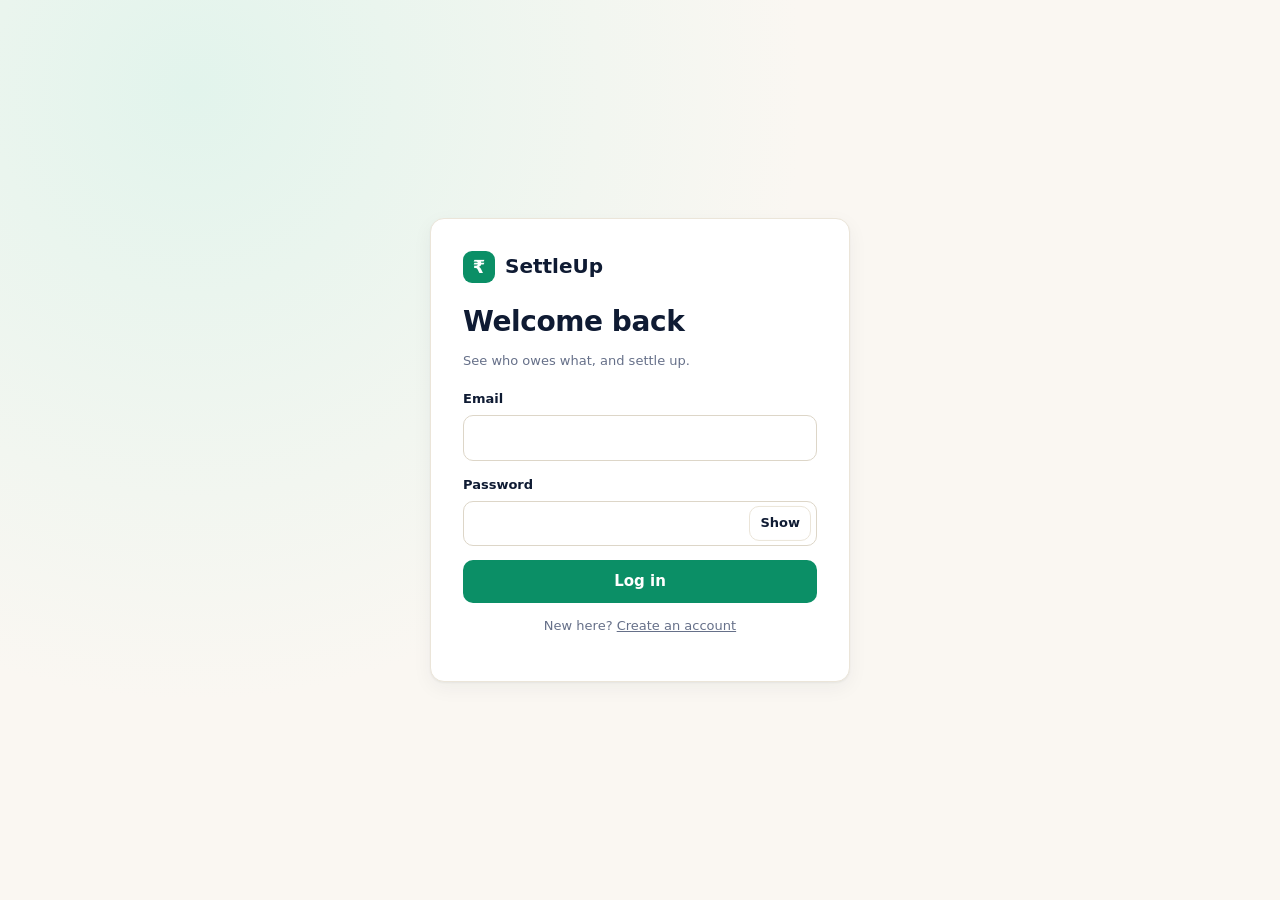
<file: frontend/index.html>
<!DOCTYPE html><html lang="en"><head><meta charset="utf-8"><title>SettleUp</title></head><body>
<script src="js/auth.js"></script><script>location.replace(Auth.isLoggedIn()?'dashboard.html':'login.html')</script></body></html>
</file>
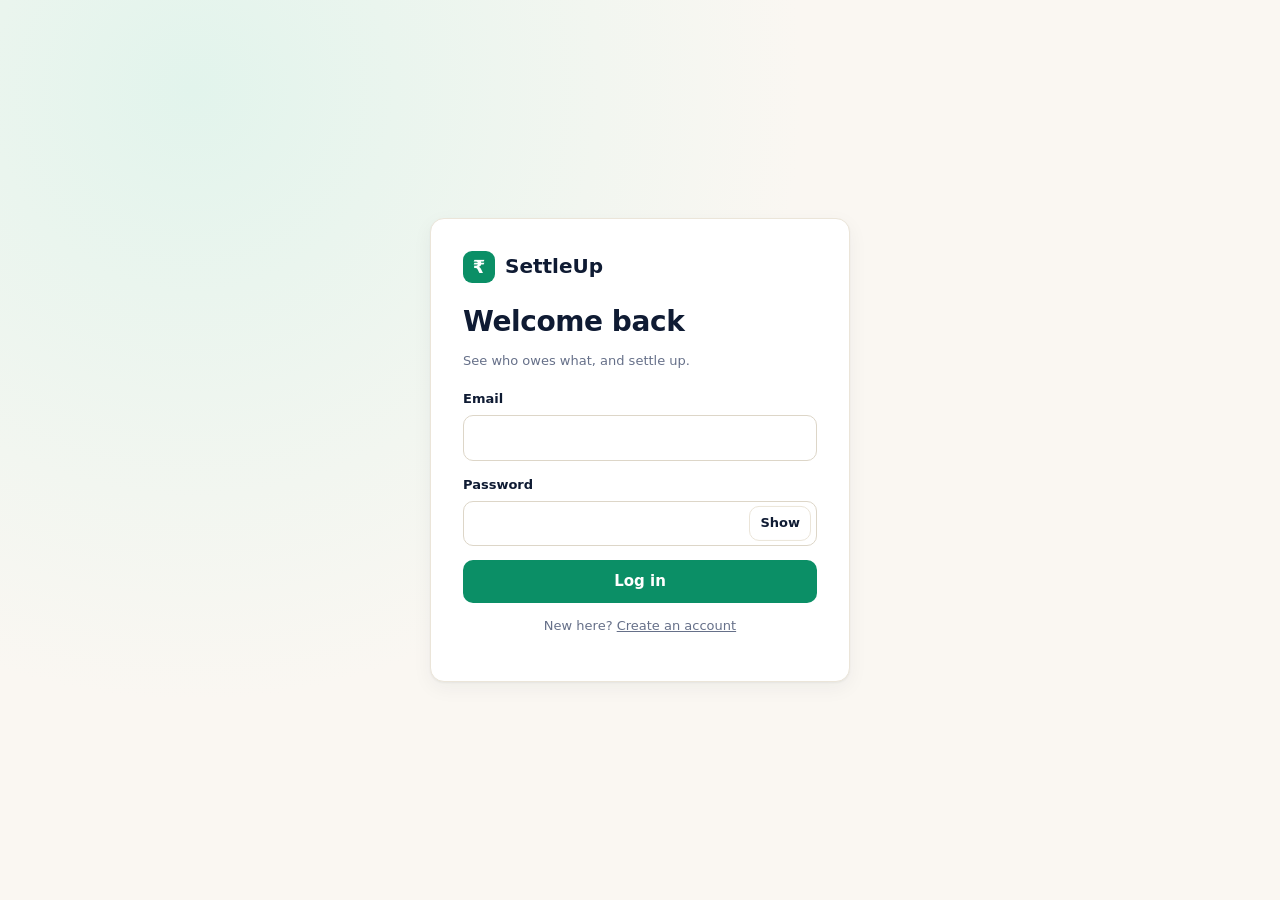
<file: frontend/dashboard.html>
<!DOCTYPE html>
<html lang="en"><head><meta charset="utf-8"><meta name="viewport" content="width=device-width,initial-scale=1"><title>Dashboard - SettleUp</title><link rel="stylesheet" href="css/style.css"></head>
<body>
<script src="js/config.js"></script><script src="js/mock.js"></script><script src="js/auth.js"></script><script src="js/api.js"></script><script src="js/ui.js"></script><script src="js/forms.js"></script><script src="js/dashboard.js"></script>
</body></html>
</file>
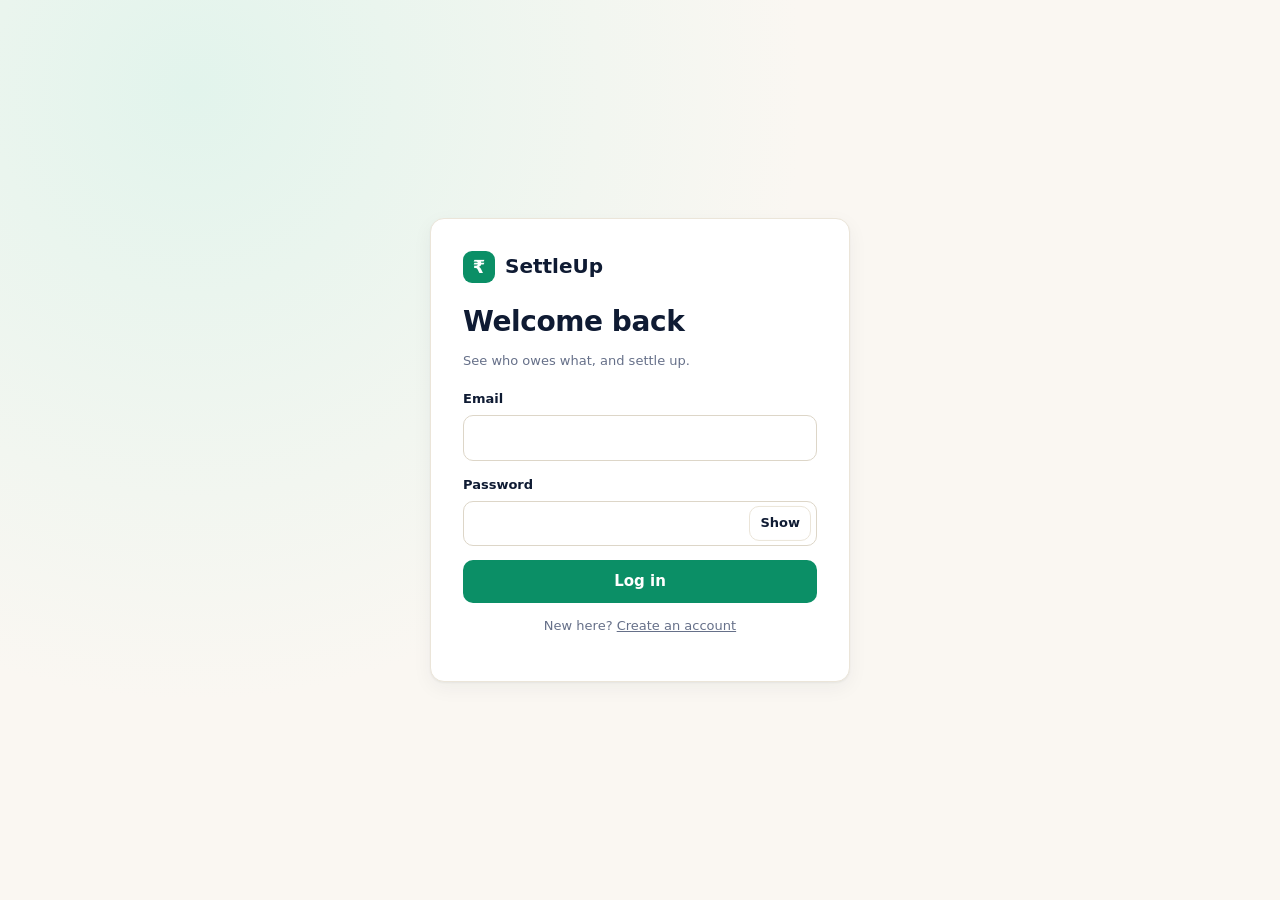
<file: frontend/debts.html>
<!DOCTYPE html>
<html lang="en"><head><meta charset="utf-8"><meta name="viewport" content="width=device-width,initial-scale=1"><title>My Debts - SettleUp</title><link rel="stylesheet" href="css/style.css"></head>
<body>
<script src="js/config.js"></script><script src="js/mock.js"></script><script src="js/auth.js"></script><script src="js/api.js"></script><script src="js/ui.js"></script><script src="js/forms.js"></script><script src="js/debts.js"></script>
</body></html>
</file>
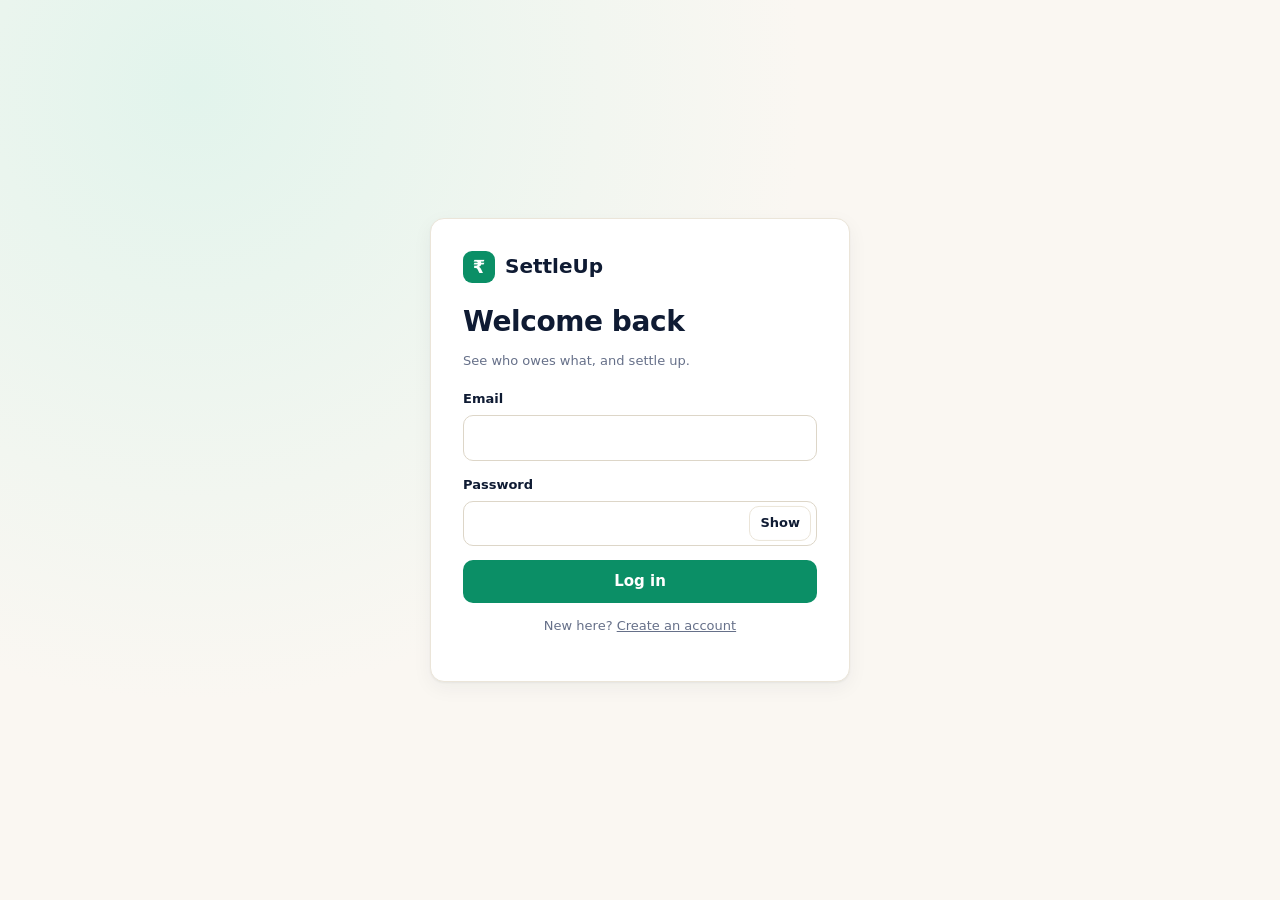
<file: frontend/friends.html>
<!DOCTYPE html>
<html lang="en"><head><meta charset="utf-8"><meta name="viewport" content="width=device-width,initial-scale=1"><title>Friends - SettleUp</title><link rel="stylesheet" href="css/style.css"></head>
<body>
<script src="js/config.js"></script><script src="js/mock.js"></script><script src="js/auth.js"></script><script src="js/api.js"></script><script src="js/ui.js"></script><script src="js/forms.js"></script><script src="js/friends.js"></script>
</body></html>
</file>
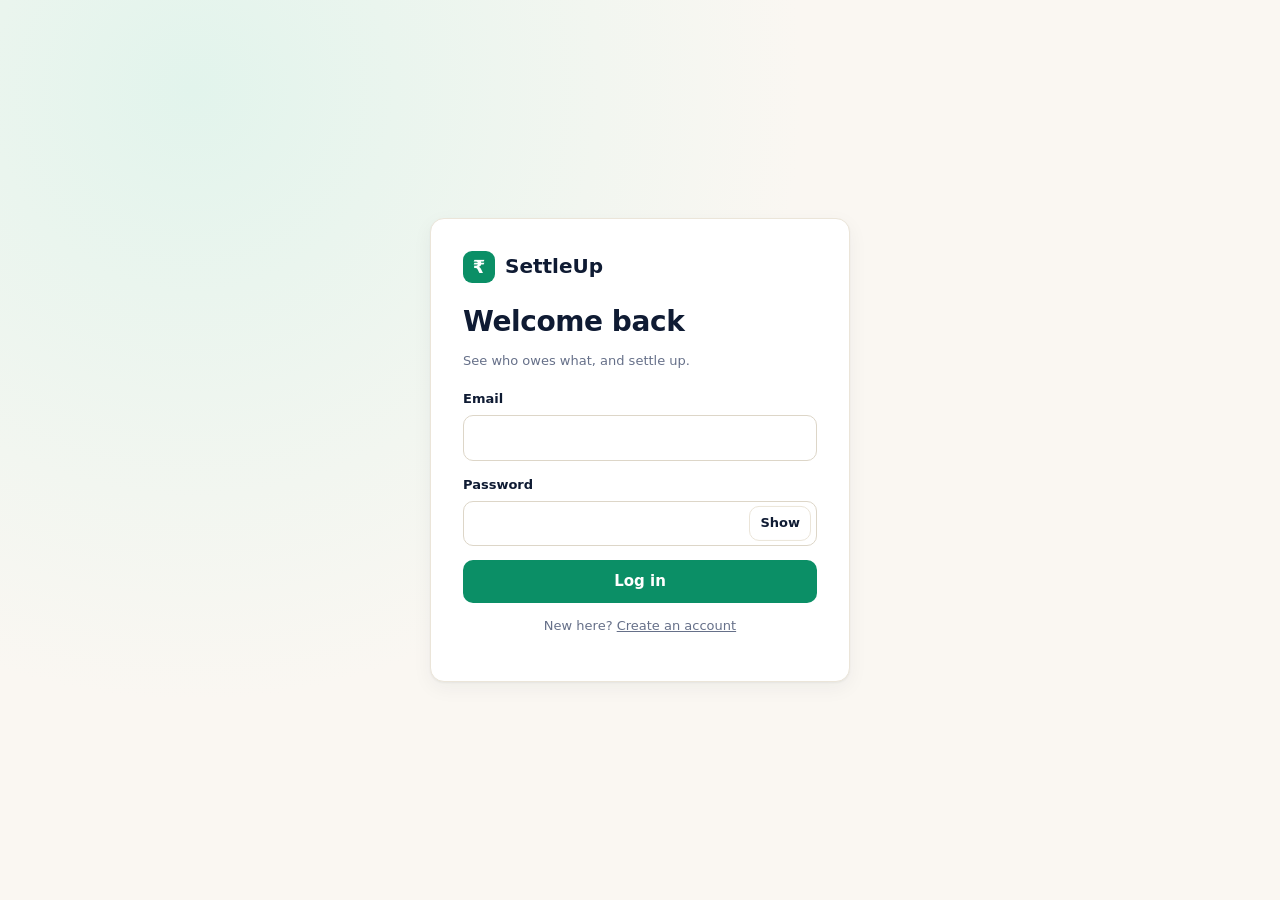
<file: frontend/login.html>
<!DOCTYPE html>
<html lang="en"><head><meta charset="utf-8"><meta name="viewport" content="width=device-width,initial-scale=1"><title>Log in - SettleUp</title><link rel="stylesheet" href="css/style.css"><link rel="stylesheet" href="css/auth.css"></head>
<body class="auth"><main class="card">
<a class="logo dark" href="index.html"><span class="mark">₹</span>SettleUp</a>
<h1>Welcome back</h1><p class="sub">See who owes what, and settle up.</p>
<div id="alert" class="alert" role="alert" hidden></div>
<form id="login-form" novalidate>
<div class="field"><label for="email">Email</label><input id="email" name="email" type="email" autocomplete="email" required></div><div class="field"><label for="password">Password</label><div class="pw"><input id="password" name="password" type="password" autocomplete="current-password" required><button type="button" class="btn ghost sm" data-toggle aria-label="Show password">Show</button></div></div>
<button class="btn green full" type="submit">Log in</button></form>
<p class="sub center">New here? <a href="register.html">Create an account</a></p><p class="sub note" id="devnote"></p>
</main>
<script src="js/config.js"></script><script src="js/mock.js"></script><script src="js/auth.js"></script><script src="js/api.js"></script>
</body></html>
</file>
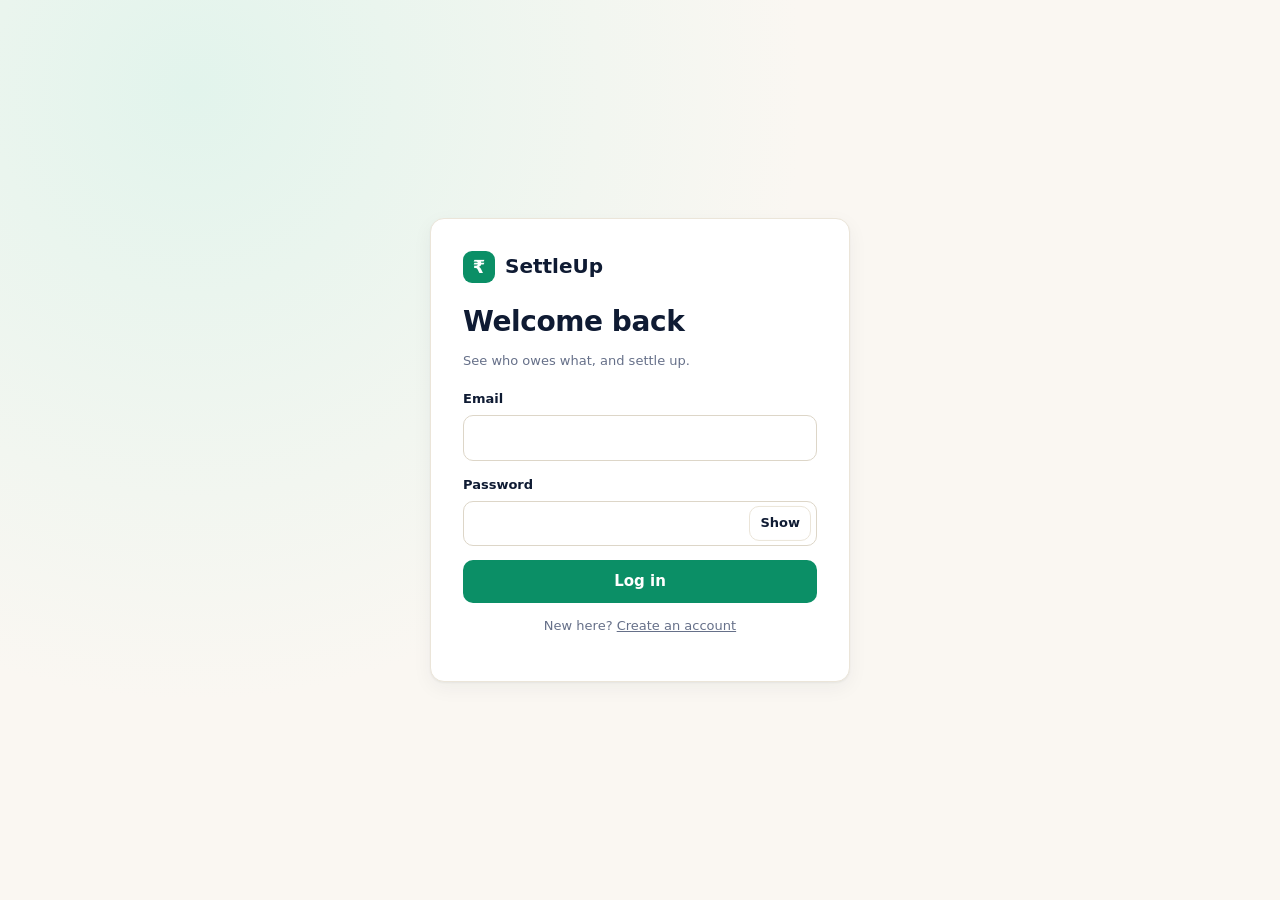
<file: frontend/profile.html>
<!DOCTYPE html>
<html lang="en"><head><meta charset="utf-8"><meta name="viewport" content="width=device-width,initial-scale=1"><title>Profile - SettleUp</title><link rel="stylesheet" href="css/style.css"></head>
<body>
<script src="js/config.js"></script><script src="js/mock.js"></script><script src="js/auth.js"></script><script src="js/api.js"></script><script src="js/ui.js"></script><script src="js/forms.js"></script><script src="js/profile.js"></script>
</body></html>
</file>
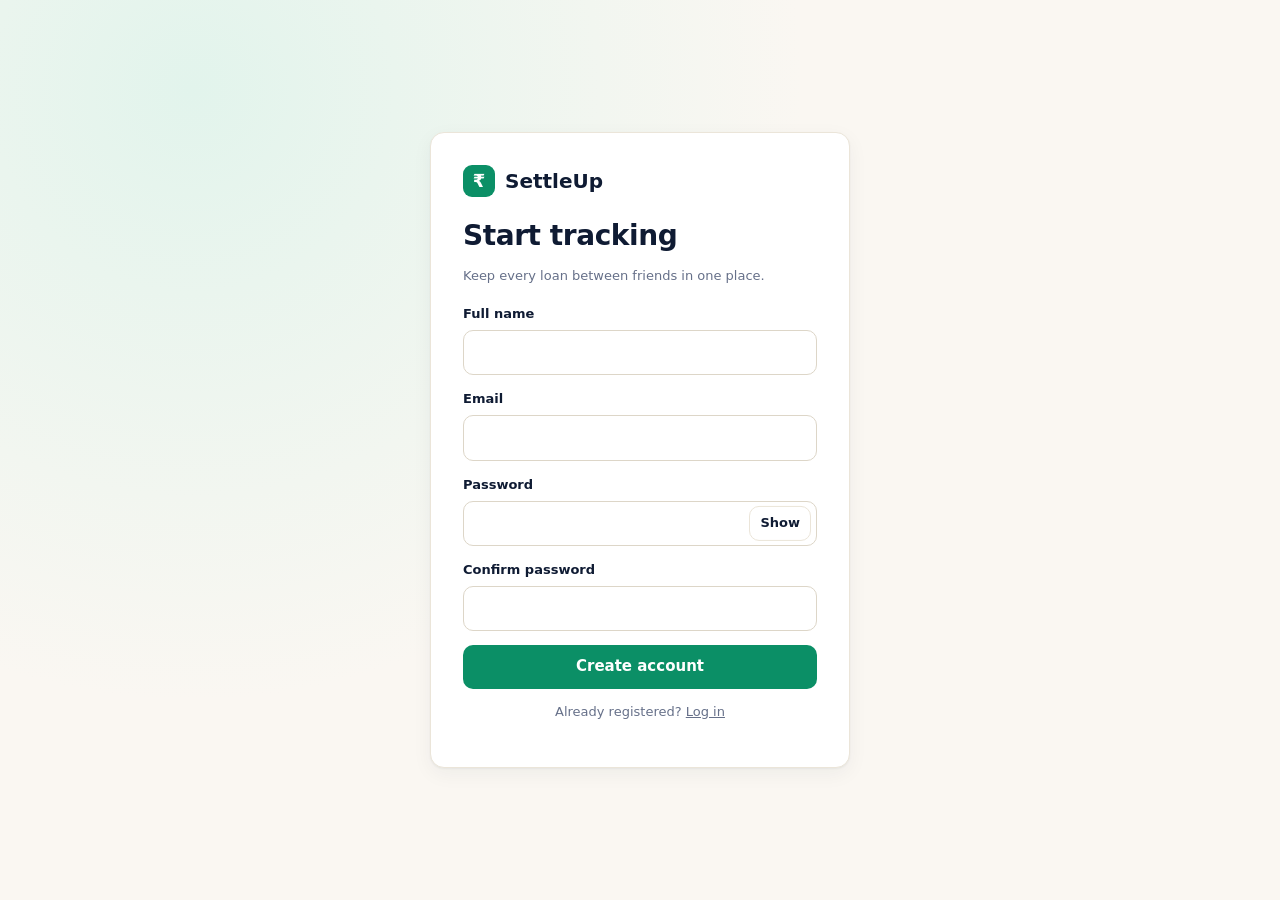
<file: frontend/register.html>
<!DOCTYPE html>
<html lang="en"><head><meta charset="utf-8"><meta name="viewport" content="width=device-width,initial-scale=1"><title>Create account - SettleUp</title><link rel="stylesheet" href="css/style.css"><link rel="stylesheet" href="css/auth.css"></head>
<body class="auth"><main class="card">
<a class="logo dark" href="index.html"><span class="mark">₹</span>SettleUp</a>
<h1>Start tracking</h1><p class="sub">Keep every loan between friends in one place.</p>
<div id="alert" class="alert" role="alert" hidden></div>
<form id="register-form" novalidate>
<div class="field"><label for="name">Full name</label><input id="name" name="name" autocomplete="name" required></div><div class="field"><label for="email">Email</label><input id="email" name="email" type="email" autocomplete="email" required></div><div class="field"><label for="password">Password</label><div class="pw"><input id="password" name="password" type="password" autocomplete="new-password" required><button type="button" class="btn ghost sm" data-toggle aria-label="Show password">Show</button></div></div><div class="field"><label for="confirm">Confirm password</label><input id="confirm" name="confirm" type="password" autocomplete="new-password" required></div>
<button class="btn green full" type="submit">Create account</button></form>
<p class="sub center">Already registered? <a href="login.html">Log in</a></p><p class="sub note" id="devnote"></p>
</main>
<script src="js/config.js"></script><script src="js/mock.js"></script><script src="js/auth.js"></script><script src="js/api.js"></script>
</body></html>
</file>
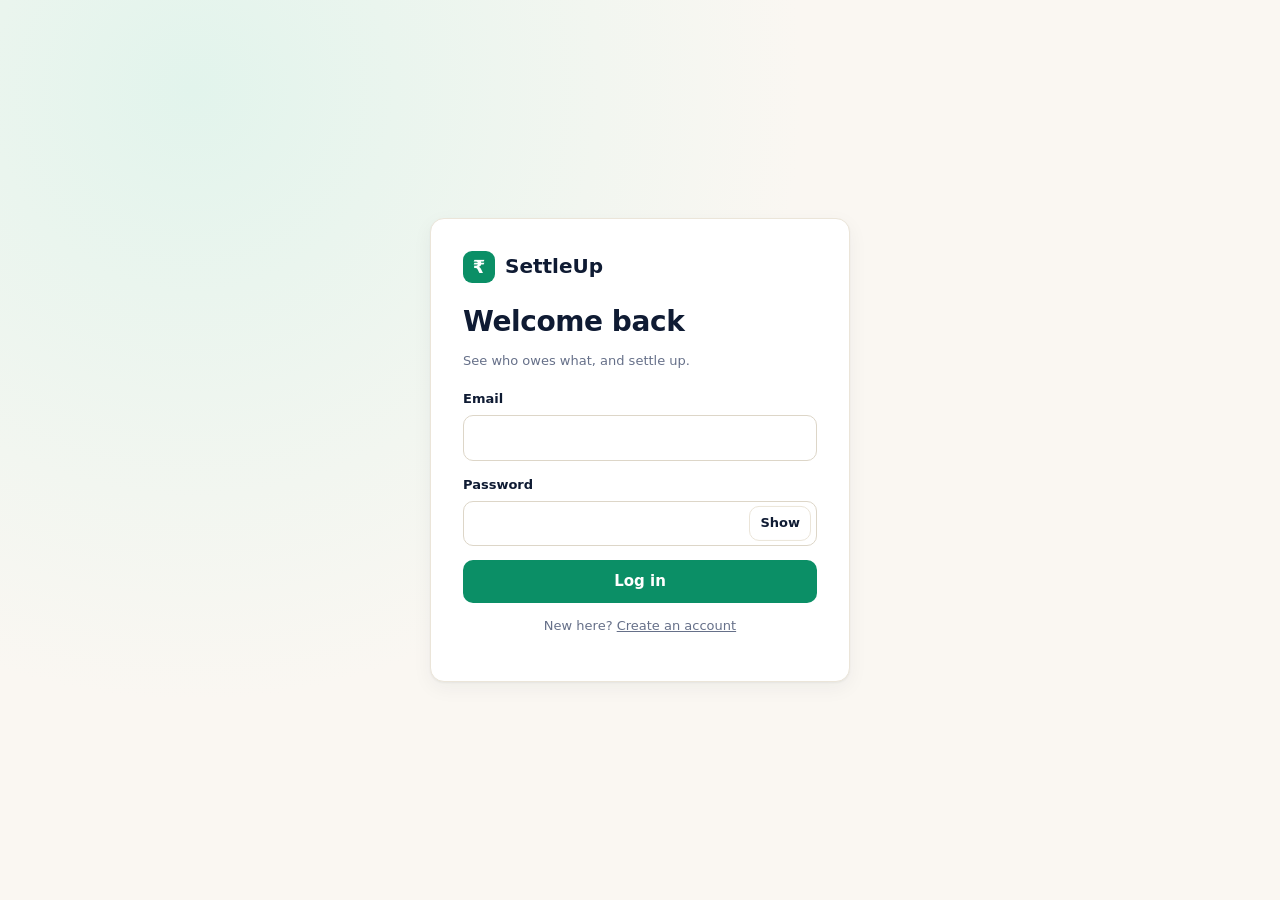
<file: frontend/transactions.html>
<!DOCTYPE html>
<html lang="en"><head><meta charset="utf-8"><meta name="viewport" content="width=device-width,initial-scale=1"><title>Transactions - SettleUp</title><link rel="stylesheet" href="css/style.css"></head>
<body>
<script src="js/config.js"></script><script src="js/mock.js"></script><script src="js/auth.js"></script><script src="js/api.js"></script><script src="js/ui.js"></script><script src="js/forms.js"></script><script src="js/transactions.js"></script>
</body></html>
</file>
<file: frontend/css/style.css>
/* SettleUp design tokens: warm paper, navy ink, emerald = owed to you, muted red = you owe. */
:root{--bg:#faf7f2;--card:#fff;--ink:#0f1b33;--muted:#667089;--line:#ebe5d9;--navy:#10203f;--green:#0b8f66;--green-bg:#e2f4ec;--red:#b4474a;--red-bg:#f8e8e8;--amber:#9a6208;--amber-bg:#fbefd5;--r:14px;--shadow:0 1px 2px rgba(16,32,63,.05),0 6px 20px rgba(16,32,63,.05);--serif:"Iowan Old Style","Palatino Linotype",Georgia,serif}
*{box-sizing:border-box}
body{margin:0;background:var(--bg);color:var(--ink);font:15px/1.55 system-ui,-apple-system,"Segoe UI",Roboto,sans-serif}
h1,h2,h3{margin:0;letter-spacing:-.015em;line-height:1.2}h1{font-size:28px}h3{font-size:16px;margin:20px 0 4px}
a{color:inherit}:focus-visible{outline:3px solid rgba(11,143,102,.45);outline-offset:2px}
.sub{color:var(--muted);font-size:13px}.num{font-variant-numeric:tabular-nums}.pos{color:var(--green)}.neg{color:var(--red)}.grow{flex:1;min-width:0}.center{text-align:center}
.devstrip{background:var(--amber-bg);color:var(--amber);font-size:13px;text-align:center;padding:6px 12px}
.layout{display:flex;min-height:100vh}
.side{width:244px;flex:none;background:var(--navy);color:#b9c4dc;padding:22px 14px;position:sticky;top:0;height:100vh;display:flex;flex-direction:column;gap:6px}
.logo{display:flex;align-items:center;gap:10px;color:#fff;font-weight:700;font-size:20px;text-decoration:none;padding:0 10px 20px}.logo.dark{color:var(--ink);padding:0 0 8px}
.mark{width:32px;height:32px;border-radius:9px;background:var(--green);color:#fff;display:grid;place-items:center;font-size:18px}
.nav{display:grid;gap:4px;flex:1;align-content:start}
.nav a{display:flex;align-items:center;gap:12px;padding:10px 12px;border-radius:10px;text-decoration:none;font-weight:500}
.nav a:hover{background:rgba(255,255,255,.07);color:#fff}.nav a.on{background:rgba(255,255,255,.1);color:#fff;box-shadow:inset 3px 0 0 #34d399}
.ic{width:20px;text-align:center}.side .out{background:transparent;color:#cfd7e8;border:1px solid rgba(255,255,255,.2)}
.main{flex:1;min-width:0;width:100%;max-width:1180px;margin:0 auto;padding:32px clamp(16px,4vw,48px) 56px}
.tabs{display:none;position:fixed;bottom:0;left:0;right:0;z-index:20;background:#fff;border-top:1px solid var(--line);padding:4px 4px calc(4px + env(safe-area-inset-bottom))}
.tabs a{flex:1;display:flex;flex-direction:column;align-items:center;font-size:11px;text-decoration:none;color:var(--muted);padding:6px 0}.tabs a.on{color:var(--green);font-weight:700}.tabs .ic{font-size:18px}
@media(max-width:860px){.side{display:none}.tabs{display:flex}.main{padding-top:22px;padding-bottom:96px}}
.head{display:flex;justify-content:space-between;align-items:flex-end;gap:16px;flex-wrap:wrap;margin-bottom:22px}.head p{margin:6px 0 0;color:var(--muted)}.head .acts{display:flex;gap:10px;flex-wrap:wrap}
.btn{border:0;border-radius:10px;padding:10px 16px;font:inherit;font-weight:600;cursor:pointer;background:var(--navy);color:#fff;transition:background .15s,box-shadow .15s}
.btn:hover{box-shadow:0 4px 12px rgba(16,32,63,.18)}.btn.green{background:var(--green)}.btn.ghost{background:#fff;color:var(--ink);border:1px solid var(--line)}
.btn.danger{background:#fff;color:var(--red);border:1px solid #e6c6c7}.btn.sm{padding:6px 10px;font-size:13px}.btn.full{width:100%}.btn:disabled{opacity:.5;cursor:not-allowed;box-shadow:none}
input,select,textarea{width:100%;font:inherit;color:var(--ink);padding:10px 12px;border:1px solid #ddd6c8;border-radius:10px;background:#fff}
.field{display:grid;gap:6px;margin-bottom:14px}label{font-weight:600;font-size:13px}.two{display:grid;grid-template-columns:1fr 1fr;gap:12px}@media(max-width:520px){.two{grid-template-columns:1fr}}
.seg{display:flex;gap:16px;flex-wrap:wrap}.seg label{display:flex;gap:6px;align-items:center;font-weight:500;font-size:15px}.seg input{width:auto}
.err{color:var(--red);font-size:13px;margin:0;min-height:0}.actions{display:flex;justify-content:flex-end;gap:10px;flex-wrap:wrap;margin-top:18px}
.card{background:var(--card);border:1px solid var(--line);border-radius:var(--r);box-shadow:var(--shadow);padding:20px}
.cards{display:grid;grid-template-columns:repeat(auto-fit,minmax(220px,1fr));gap:16px}
.stat .sub{margin-bottom:4px}.stat .v{font-family:var(--serif);font-size:34px;font-weight:600;letter-spacing:-.02em}
.stat.hero{background:var(--navy);color:#fff;border-color:var(--navy)}.stat.hero .sub{color:#b9c4dc}.stat.hero .v{font-size:40px}.stat.hero .pos{color:#4ade80}.stat.hero .neg{color:#fca5a5}
.cols{display:grid;grid-template-columns:1fr 1.3fr;gap:16px;margin-top:16px}@media(max-width:1000px){.cols{grid-template-columns:1fr}}
.row{display:flex;align-items:center;gap:12px;padding:12px 0;border-bottom:1px solid var(--line);width:100%}.row:last-child{border-bottom:0}
button.row{background:none;border:0;border-bottom:1px solid var(--line);font:inherit;color:inherit;text-align:left;cursor:pointer}button.row:last-child{border-bottom:0}button.row:hover{background:#fcfaf6}
.av{width:40px;height:40px;border-radius:50%;display:grid;place-items:center;flex:none;font-weight:700;font-size:14px;background:#e7ecf6;color:var(--navy)}
.badge{display:inline-block;padding:2px 9px;border-radius:99px;font-size:12px;font-weight:600;background:#e8edf7;color:#3a4b73}
.b-PARTIAL{background:var(--amber-bg);color:var(--amber)}.b-PAID{background:var(--green-bg);color:var(--green)}.b-OVERDUE{background:var(--red-bg);color:var(--red)}
.tools{display:flex;flex-wrap:wrap;gap:10px;margin-bottom:16px}.tools input{flex:1 1 220px;width:auto}.tools select{width:auto}
.tbl{width:100%;border-collapse:collapse}.tbl th{text-align:left;font-size:13px;font-weight:600;color:var(--muted);padding:10px 12px}
.tbl td{padding:14px 12px;border-top:1px solid var(--line);vertical-align:middle}.tbl tbody tr:hover td{background:#fcfaf6}.tbl .acts{display:flex;gap:6px;justify-content:flex-end}
@media(max-width:860px){.tbl thead{display:none}.tbl,.tbl tbody,.tbl tr,.tbl td{display:block}.tbl tr{border:1px solid var(--line);border-radius:12px;padding:8px 14px;margin-bottom:12px;background:#fff}
.tbl td{border:0;padding:6px 0;display:flex;justify-content:space-between;gap:12px;text-align:right}.tbl td::before{content:attr(data-label);color:var(--muted);font-size:13px;text-align:left}}
.kv{display:grid;grid-template-columns:1fr 1fr;gap:12px 20px;margin:16px 0}.kv span{display:block;font-size:12px;color:var(--muted)}
.bar{height:8px;background:#eee8dc;border-radius:9px;overflow:hidden}.bar b{display:block;height:100%;background:var(--green)}
dialog{border:0;border-radius:18px;padding:0;width:min(540px,calc(100vw - 24px));color:var(--ink);box-shadow:0 30px 80px rgba(16,32,63,.35)}
dialog[open]{animation:pop .18s ease-out}dialog::backdrop{background:rgba(16,32,63,.45)}
.mh{display:flex;justify-content:space-between;align-items:center;padding:16px 22px;border-bottom:1px solid var(--line)}.mb{padding:22px;max-height:72vh;overflow:auto}
#toasts{position:fixed;top:14px;right:14px;display:grid;gap:8px;z-index:100}.toast{background:var(--navy);color:#fff;padding:12px 16px;border-radius:10px;box-shadow:var(--shadow);animation:pop .2s}.toast.error{background:var(--red)}
.spin{width:28px;height:28px;border:3px solid var(--line);border-top-color:var(--green);border-radius:50%;animation:sp .8s linear infinite;margin:48px auto}
.empty{text-align:center;padding:32px 16px;color:var(--muted)}.empty h3{color:var(--ink);margin:0 0 6px}.empty .btn{margin:6px 4px 0;display:inline-block;text-decoration:none}
@keyframes sp{to{transform:rotate(360deg)}}@keyframes pop{from{opacity:0;transform:translateY(6px)}}
@media(prefers-reduced-motion:reduce){*{animation:none!important;transition:none!important}}
</file>
<file: frontend/css/auth.css>
body.auth{min-height:100vh;display:grid;place-items:center;padding:20px;background:radial-gradient(circle at 15% 10%,var(--green-bg),transparent 45%),var(--bg)}
.auth .card{width:min(420px,100%);padding:32px}.auth h1{margin:14px 0 4px}.auth form{margin:18px 0 8px}
.pw{position:relative}.pw input{padding-right:70px}.pw button{position:absolute;right:6px;top:50%;transform:translateY(-50%)}
.alert{padding:10px 12px;border-radius:10px;background:var(--red-bg);color:var(--red);margin-top:14px;font-size:14px}.alert[hidden]{display:none}.note{text-align:center;margin-bottom:0}
</file>
